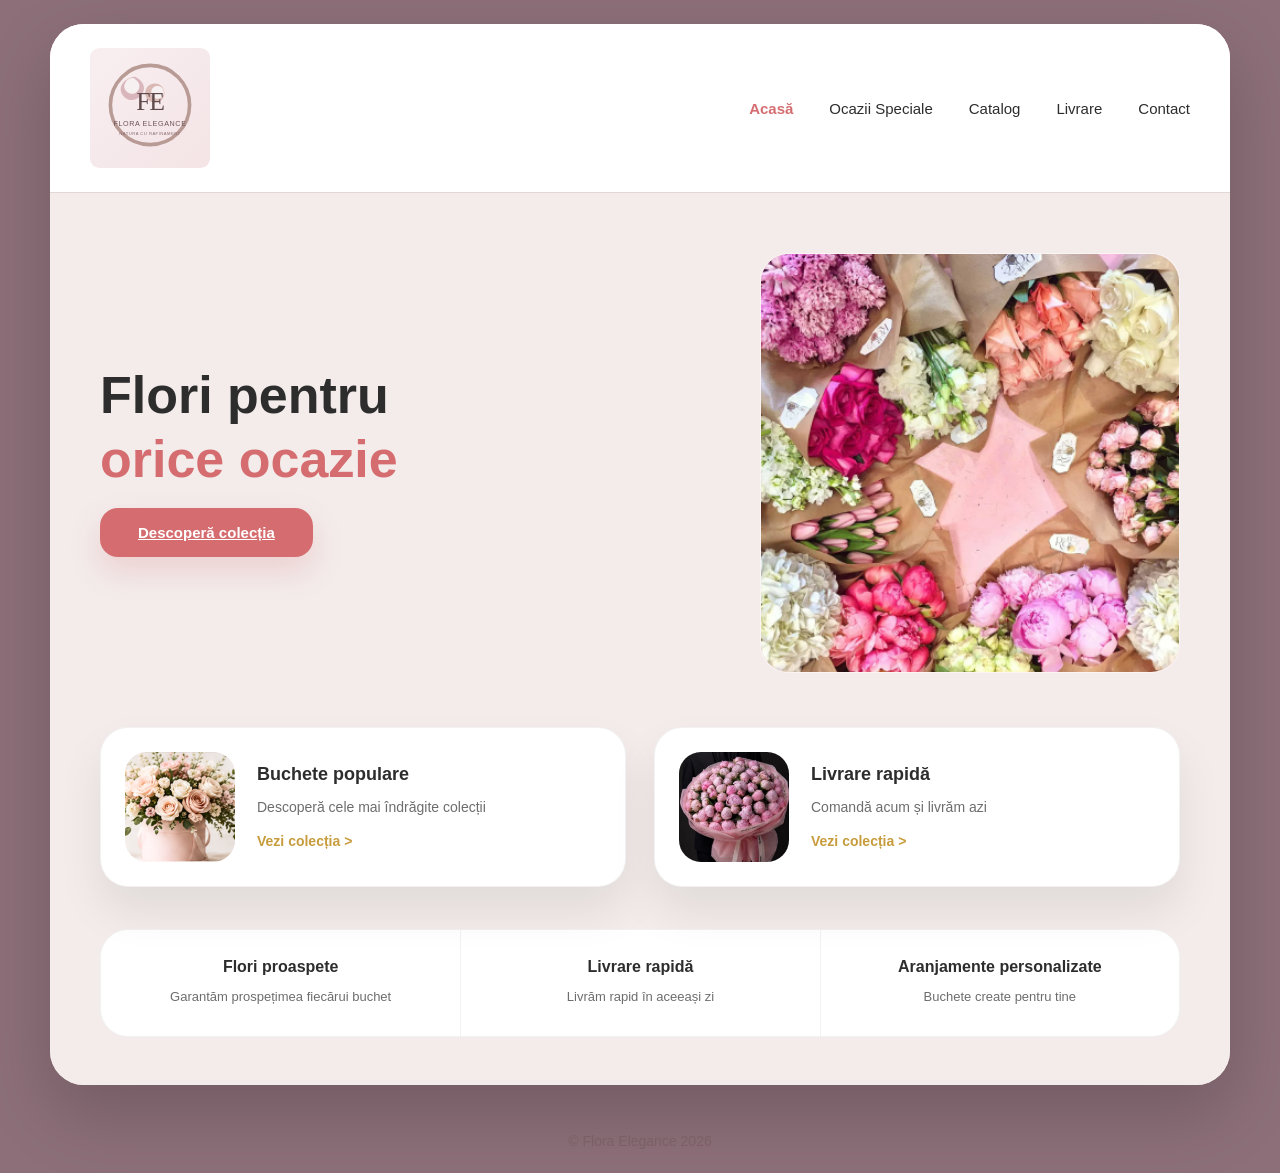
<file: index.html>
﻿<!DOCTYPE html>
<html lang="ro">
<head>
    <meta charset="UTF-8">
    <meta name="viewport" content="width=device-width, initial-scale=1.0">
    <title>Flora Elegance - Flori pentru orice ocazie</title>
    <link rel="stylesheet" href="style.css">
</head>
<body>
    <div class="page-wrapper">
        <div class="container">
            <div class="content">
                <header>
                    <div class="logo">
                        <div class="logo-image">
                            <img src="logo.svg" alt="Flora Elegance">
                        </div>
                    </div>
                    <nav>
                        <a href="index.html">Acasă</a>
                        <a href="ocazii speciale.html">Ocazii Speciale</a>
                        <a href="catalog.html">Catalog</a>
                        <a href="livrare.html">Livrare</a>
                        <a href="contact.html">Contact</a>
                    </nav>
                </header>

                <section class="hero">
                    <div class="hero-left">
                        <h1 class="hero-title">Flori pentru<span>orice ocazie</span></h1>
                        <a href="catalog.html" class="hero-button">Descoperă colecția</a>
                    </div>
                    <div class="hero-box">
                        <img src="flori1.png" alt="Flori">
                    </div>
                </section>

                <section class="cards">
                    <article class="card">
                        <div class="card-photo"><img src="flori2.png" alt="Buchet Romantic"></div>
                        <div class="card-text">
                            <h3>Buchete populare</h3>
                            <p>Descoperă cele mai îndrăgite colecții</p>
                            <a href="catalog.html">Vezi colecția</a>
                        </div>
                    </article>
                    <article class="card">
                        <div class="card-photo"><img src="flori3.png" alt="Buchet Elegant"></div>
                        <div class="card-text">
                            <h3>Livrare rapidă</h3>
                            <p>Comandă acum și livrăm azi</p>
                            <a href="catalog.html">Vezi colecția</a>
                        </div>
                    </article>
                </section>

                <section class="services">
                    <div class="service-item">
                        <h4>Flori proaspete</h4>
                        <p>Garantăm prospețimea fiecărui buchet</p>
                    </div>
                    <div class="service-item">
                        <h4>Livrare rapidă</h4>
                        <p>Livrăm rapid în aceeași zi</p>
                    </div>
                    <div class="service-item">
                        <h4>Aranjamente personalizate</h4>
                        <p>Buchete create pentru tine</p>
                    </div>
                </section>
            </div>
        </div>
    </div>
    <footer>© Flora Elegance 2026</footer>
</body>
</html>
</file>
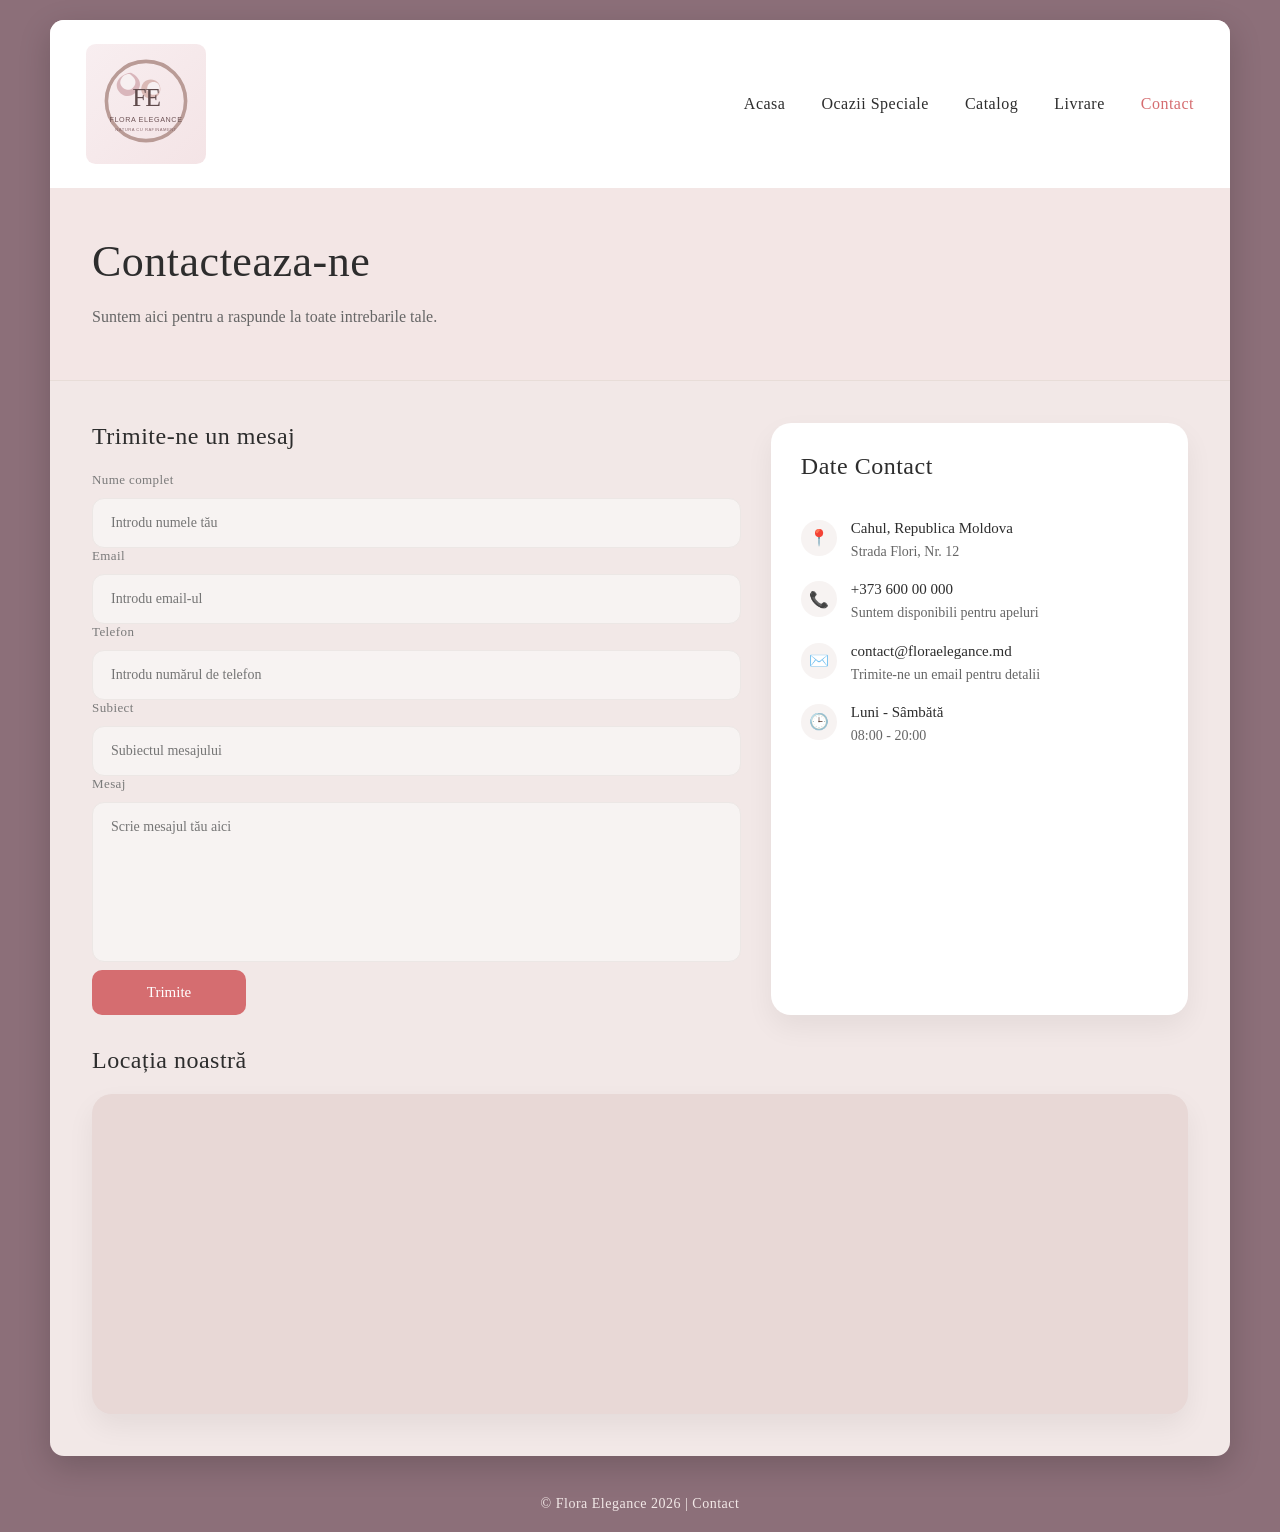
<file: contact.html>
<!DOCTYPE html>
<html lang="ro">
<head>
    <meta charset="UTF-8">
    <meta name="viewport" content="width=device-width, initial-scale=1.0">
    <title>Contact - Flora Elegance</title>
    <style>
        * {
            margin: 0;
            padding: 0;
            box-sizing: border-box;
        }

        body {
            font-family: Georgia, 'Cormorant Garamond', serif;
            background-color: #8c6f79;
            color: #2d2d2d;
        }

        .page-wrapper {
            min-height: 100vh;
            padding: 20px;
            display: flex;
            justify-content: center;
        }

        .container {
            width: 100%;
            max-width: 1180px;
            background-color: #f2e8e7;
            border-radius: 14px;
            overflow: hidden;
            box-shadow: 0 10px 32px rgba(0, 0, 0, 0.18);
        }

        .content {
            padding: 0;
        }

        .top-bar {
            background-color: white;
            display: flex;
            justify-content: space-between;
            align-items: center;
            padding: 24px 36px;
        }

        .logo-image {
            width: 120px;
            display: flex;
            align-items: center;
            justify-content: center;
        }

        .logo-image img {
            width: 100%;
            height: auto;
            object-fit: contain;
        }

        nav {
            display: flex;
            gap: 36px;
        }

        nav a {
            text-decoration: none;
            color: #2d2d2d;
            font-size: 16px;
            letter-spacing: 0.5px;
            transition: color 0.3s ease;
        }

        nav a:hover {
            color: #d56d70;
        }

        nav a.active {
            color: #d56d70;
            font-weight: 500;
        }

        .hero-section {
            background-color: #f3e6e5;
            padding: 48px 42px;
            border-bottom: 1px solid #e8ddd8;
        }

        .hero-section h1 {
            font-size: 44px;
            letter-spacing: 0.5px;
            margin-bottom: 16px;
            font-weight: normal;
        }

        .hero-section p {
            font-size: 16px;
            color: #666;
            max-width: 760px;
            line-height: 1.8;
        }

        .main-section {
            padding: 42px 42px 32px;
            display: grid;
            grid-template-columns: 1.4fr 0.9fr;
            gap: 30px;
        }

        .section-title {
            font-size: 24px;
            margin-bottom: 22px;
            letter-spacing: 0.5px;
            font-weight: normal;
            color: #2d2d2d;
        }

        .contact-card,
        .info-card,
        .map-card {
            background-color: white;
            border-radius: 20px;
            padding: 30px;
            box-shadow: 0 12px 28px rgba(0, 0, 0, 0.06);
        }

        .contact-card {
            display: flex;
            flex-direction: column;
            gap: 16px;
        }

        .form-group {
            display: flex;
            flex-direction: column;
            gap: 10px;
        }

        .form-group label {
            font-size: 13px;
            color: #7a7a7a;
            letter-spacing: 0.4px;
        }

        .form-group input,
        .form-group textarea {
            width: 100%;
            padding: 16px 18px;
            border-radius: 12px;
            border: 1px solid #ece7e5;
            background-color: #f7f3f2;
            font-size: 14px;
            color: #2d2d2d;
            font-family: Georgia, serif;
            resize: none;
        }

        .form-group textarea {
            min-height: 160px;
        }

        .submit-button {
            width: 154px;
            padding: 14px 0;
            border: none;
            border-radius: 10px;
            background-color: #d56d70;
            color: white;
            font-family: Georgia, serif;
            font-size: 15px;
            cursor: pointer;
            transition: background-color 0.3s ease;
            margin-top: 8px;
        }

        .submit-button:hover {
            background-color: #c85a5d;
        }

        .info-card {
            display: flex;
            flex-direction: column;
            gap: 18px;
        }

        .info-item {
            display: flex;
            align-items: flex-start;
            gap: 14px;
        }

        .info-item-icon {
            width: 36px;
            height: 36px;
            border-radius: 50%;
            background-color: #f7f3f2;
            display: flex;
            align-items: center;
            justify-content: center;
            color: #d56d70;
            font-size: 16px;
            flex-shrink: 0;
        }

        .info-item-text {
            display: flex;
            flex-direction: column;
            gap: 4px;
        }

        .info-item-text span:first-child {
            font-size: 15px;
            color: #2d2d2d;
            font-weight: 500;
        }

        .info-item-text span:last-child {
            font-size: 14px;
            color: #666;
            line-height: 1.6;
        }

        .map-section {
            padding: 0 42px 42px;
        }

        .map-section h2 {
            font-size: 24px;
            margin-bottom: 20px;
            letter-spacing: 0.5px;
            font-weight: normal;
        }

        .map-card {
            min-height: 260px;
            display: flex;
            align-items: center;
            justify-content: center;
            color: #8c6f79;
            font-size: 16px;
            letter-spacing: 0.5px;
            background-color: #e8d8d6;
        }

        footer {
            background-color: #8c6f79;
            color: #f2e8e7;
            text-align: center;
            padding: 20px 0;
            font-size: 14px;
            letter-spacing: 0.5px;
        }

        @media (max-width: 1024px) {
            .top-bar,
            .hero-section,
            .main-section,
            .map-section {
                padding-left: 28px;
                padding-right: 28px;
            }

            .top-bar {
                flex-direction: column;
                align-items: flex-start;
                gap: 20px;
            }

            nav {
                flex-wrap: wrap;
                gap: 18px;
            }

            .hero-section h1 {
                font-size: 36px;
            }

            .main-section {
                grid-template-columns: 1fr;
                gap: 28px;
            }
        }

        @media (max-width: 640px) {
            .page-wrapper {
                padding: 14px;
            }

            .top-bar,
            .hero-section,
            .main-section,
            .map-section {
                padding-left: 20px;
                padding-right: 20px;
            }

            .top-bar {
                align-items: center;
            }

            nav {
                gap: 14px;
                justify-content: center;
            }

            .hero-section {
                padding: 34px 0;
            }

            .hero-section h1 {
                font-size: 30px;
            }

            .section-title,
            .map-section h2 {
                font-size: 22px;
            }

            .contact-card,
            .info-card {
                padding: 24px;
            }

            .map-card {
                min-height: 180px;
            }

            .submit-button {
                width: 100%;
            }
        }
    </style>
</head>
<body>
    <div class="page-wrapper">
        <div class="container">
            <div class="content">
                <div class="top-bar">
                    <div class="logo-image">
                        <img src="logo.svg" alt="Flora Elegance">
                    </div>
                    <nav>
                        <a href="index.html">Acasa</a>
                        <a href="ocazii speciale.html">Ocazii Speciale</a>
                        <a href="catalog.html">Catalog</a>
                        <a href="livrare.html">Livrare</a>
                        <a href="contact.html" class="active">Contact</a>
                    </nav>
                </div>

                <section class="hero-section">
                    <h1>Contacteaza-ne</h1>
                    <p>Suntem aici pentru a raspunde la toate intrebarile tale.</p>
                </section>

                <section class="main-section">
                    <div>
                        <!-- MODIFICAT AICI: Am adăugat link-ul tău SheetMonkey și metoda POST -->
                        <form action="https://api.sheetmonkey.io/form/6Vz53a2dw7PqPvLnigPyJR" method="post">
                            <h2 class="section-title">Trimite-ne un mesaj</h2>
                            <div class="form-group">
                                <label for="name">Nume complet</label>
                                <!-- MODIFICAT AICI: Adăugat name="Nume" -->
                                <input type="text" id="name" name="Nume" required placeholder="Introdu numele tău">
                            </div>
                            <div class="form-group">
                                <label for="email">Email</label>
                                <!-- MODIFICAT AICI: Adăugat name="Email" -->
                                <input type="email" id="email" name="Email" required placeholder="Introdu email-ul">
                            </div>
                            <div class="form-group">
                                <label for="phone">Telefon</label>
                                <!-- MODIFICAT AICI: Adăugat name="Telefon" -->
                                <input type="tel" id="phone" name="Telefon" placeholder="Introdu numărul de telefon">
                            </div>
                            <div class="form-group">
                                <label for="subject">Subiect</label>
                                <!-- MODIFICAT AICI: Adăugat name="Subiect" -->
                                <input type="text" id="subject" name="Subiect" placeholder="Subiectul mesajului">
                            </div>
                            <div class="form-group">
                                <label for="message">Mesaj</label>
                                <!-- MODIFICAT AICI: Adăugat name="Mesaj" -->
                                <textarea id="message" name="Mesaj" required placeholder="Scrie mesajul tău aici"></textarea>
                            </div>
                            <button class="submit-button" type="submit">Trimite</button>
                        </form>
                    </div>

                    <div class="info-card">
                        <h2 class="section-title">Date Contact</h2>
                        <div class="info-item">
                            <div class="info-item-icon">📍</div>
                            <div class="info-item-text">
                                <span>Cahul, Republica Moldova</span>
                                <span>Strada Flori, Nr. 12</span>
                            </div>
                        </div>
                        <div class="info-item">
                            <div class="info-item-icon">📞</div>
                            <div class="info-item-text">
                                <span>+373 600 00 000</span>
                                <span>Suntem disponibili pentru apeluri</span>
                            </div>
                        </div>
                        <div class="info-item">
                            <div class="info-item-icon">✉️</div>
                            <div class="info-item-text">
                                <span>contact@floraelegance.md</span>
                                <span>Trimite-ne un email pentru detalii</span>
                            </div>
                        </div>
                        <div class="info-item">
                            <div class="info-item-icon">🕒</div>
                            <div class="info-item-text">
                                <span>Luni - Sâmbătă</span>
                                <span>08:00 - 20:00</span>
                            </div>
                        </div>
                    </div>
                </section>

                <section class="map-section">
                    <h2>Locația noastră</h2>
                    <div class="map-card">
                        <iframe src="https://www.google.com/maps/embed?pb=!1m18!1m12!1m3!1d2825.9781669684636!2d28.18925877622752!3d45.90478402765737!2m3!1f0!2f0!3f0!3m2!1i1024!2i768!4f13.1!3m3!1m2!1s0x40c84b45ea0fd2d9%3A0x2d1da5a7f7926d47!2sCahul%2C%20Moldova!5e0!3m2!1sro!2smd!4v1700000000000!5m2!1sro!2smd" width="100%" height="260" style="border:0; border-radius:18px;" allowfullscreen="" loading="lazy" referrerpolicy="no-referrer-when-downgrade"></iframe>
                    </div>
                </section>
            </div>
        </div>
    </div>

    <footer>
        © Flora Elegance 2026 | Contact
    </footer>
</body>
</html>
</file>
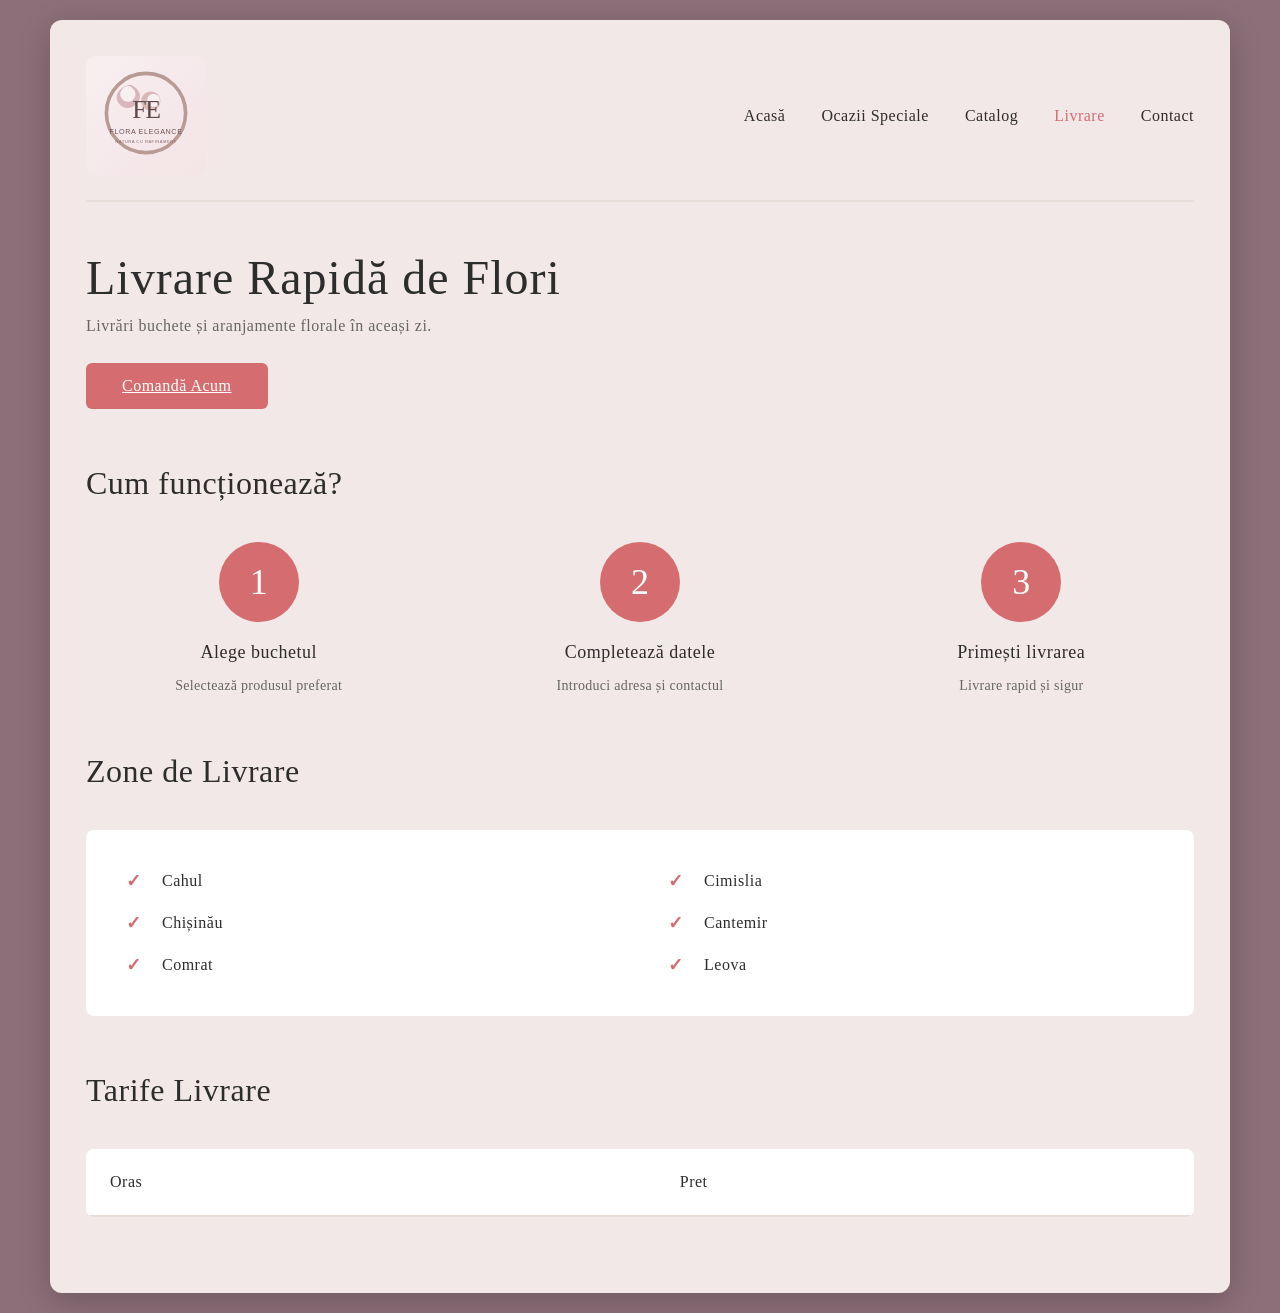
<file: livrare.html>
<!DOCTYPE html>
<html lang="ro">
<head>
    <meta charset="UTF-8">
    <meta name="viewport" content="width=device-width, initial-scale=1.0">
    <title>Livrare - Flora Elegance</title>
    <style>
        * {
            margin: 0;
            padding: 0;
            box-sizing: border-box;
        }

        body {
            font-family: Georgia, 'Cormorant Garamond', serif;
            background-color: #8c6f79;
            color: #2d2d2d;
        }

        .page-wrapper {
            background-color: #8c6f79;
            min-height: 100vh;
            padding: 20px;
            display: flex;
            justify-content: center;
        }

        .container {
            background-color: #f2e8e7;
            border-radius: 12px;
            overflow: hidden;
            max-width: 1180px;
            width: 100%;
            box-shadow: 0 8px 32px rgba(0, 0, 0, 0.2);
        }

        .content {
            padding: 36px;
        }

        header {
            display: flex;
            align-items: center;
            justify-content: space-between;
            margin-bottom: 48px;
            padding-bottom: 24px;
            border-bottom: 2px solid #e8ddd8;
        }

        .logo {
            display: flex;
            gap: 0;
            align-items: center;
        }

        .logo-image {
            width: 120px;
            height: auto;
            display: flex;
            align-items: center;
            justify-content: center;
        }

        .logo-image img {
            width: 100%;
            height: auto;
            object-fit: contain;
        }

        nav {
            display: flex;
            gap: 36px;
            align-items: center;
        }

        nav a {
            text-decoration: none;
            color: #2d2d2d;
            font-size: 16px;
            letter-spacing: 0.5px;
            transition: color 0.3s ease;
        }

        nav a:hover {
            color: #d56d70;
        }

        nav a.active {
            color: #d56d70;
            font-weight: 500;
        }

        .hero-section {
            margin-bottom: 56px;
        }

        .hero-section h1 {
            font-size: 48px;
            color: #2d2d2d;
            margin-bottom: 12px;
            letter-spacing: 1px;
            font-weight: normal;
        }

        .hero-section p {
            font-size: 16px;
            color: #666;
            margin-bottom: 28px;
            letter-spacing: 0.5px;
        }

        .btn-primary {
            padding: 14px 36px;
            background-color: #d56d70;
            color: white;
            border: none;
            border-radius: 6px;
            font-family: Georgia, serif;
            font-size: 16px;
            cursor: pointer;
            transition: background-color 0.3s ease;
            letter-spacing: 0.5px;
            display: inline-block;
        }

        .btn-primary:hover {
            background-color: #c85a5d;
        }

        .how-it-works {
            margin-bottom: 56px;
        }

        .section-title {
            font-size: 32px;
            color: #2d2d2d;
            margin-bottom: 40px;
            letter-spacing: 0.5px;
            font-weight: normal;
        }

        .steps-container {
            display: grid;
            grid-template-columns: repeat(3, 1fr);
            gap: 36px;
        }

        .step {
            display: flex;
            flex-direction: column;
            align-items: center;
            text-align: center;
        }

        .step-number {
            width: 80px;
            height: 80px;
            background-color: #d56d70;
            border-radius: 50%;
            display: flex;
            align-items: center;
            justify-content: center;
            font-size: 36px;
            color: white;
            margin-bottom: 20px;
            font-weight: 500;
        }

        .step-title {
            font-size: 18px;
            color: #2d2d2d;
            margin-bottom: 12px;
            letter-spacing: 0.5px;
            font-weight: 500;
        }

        .step-description {
            font-size: 14px;
            color: #666;
            line-height: 1.6;
            letter-spacing: 0.3px;
        }

        .delivery-zones {
            margin-bottom: 56px;
        }

        .zones-grid {
            display: grid;
            grid-template-columns: repeat(2, 1fr);
            gap: 56px;
            background-color: white;
            padding: 40px;
            border-radius: 8px;
        }

        .zone-list {
            display: flex;
            flex-direction: column;
            gap: 20px;
        }

        .zone-item {
            display: flex;
            align-items: center;
            gap: 12px;
            font-size: 16px;
            color: #2d2d2d;
            letter-spacing: 0.5px;
        }

        .zone-item::before {
            content: '✓';
            color: #d56d70;
            font-weight: bold;
            font-size: 18px;
            min-width: 24px;
        }

        .tariffs-section {
            margin-bottom: 40px;
        }

        .tariffs-table {
            width: 100%;
            background-color: white;
            border-collapse: collapse;
            border-radius: 8px;
            overflow: hidden;
        }

        .tariffs-table thead {
            background-color: white;
        }

        .tariffs-table th {
            padding: 24px;
            text-align: left;
            font-size: 16px;
            color: #2d2d2d;
            letter-spacing: 0.5px;
            font-weight: 500;
            border-bottom: 2px solid #e8ddd8;
        }

        .tariffs-table td {
            padding: 20px 24px;
            font-size: 16px;
            color: #2d2d2d;
            letter-spacing: 0.5px;
            border-bottom: 1px solid #e8ddd8;
        }

        .tariffs-table tr:last-child td {
            border-bottom: none;
        }

        .tariff-price {
            color: #d56d70;
        }

        .tariff-free {
            color: #d56d70;
        }

        footer {
            background-color: #8c6f79;
            color: #f2e8e7;
            text-align: center;
            padding: 24px;
            font-size: 14px;
            letter-spacing: 0.5px;
        }

        /* Responsive Design */
        @media (max-width: 1024px) {
            .content {
                padding: 28px;
            }

            header {
                flex-direction: column;
                gap: 20px;
                text-align: center;
            }

            nav {
                gap: 24px;
                flex-wrap: wrap;
                justify-content: center;
            }

            .hero-section h1 {
                font-size: 36px;
            }

            .steps-container {
                grid-template-columns: 1fr;
                gap: 28px;
            }

            .zones-grid {
                grid-template-columns: 1fr;
                gap: 28px;
            }
        }

        @media (max-width: 640px) {
            .content {
                padding: 20px;
            }

            header {
                margin-bottom: 28px;
                padding-bottom: 16px;
            }

            nav {
                gap: 16px;
                font-size: 14px;
            }

            .hero-section h1 {
                font-size: 28px;
                margin-bottom: 8px;
            }

            .hero-section p {
                font-size: 14px;
                margin-bottom: 20px;
            }

            .section-title {
                font-size: 24px;
                margin-bottom: 28px;
            }

            .steps-container {
                grid-template-columns: 1fr;
                gap: 24px;
            }

            .step-number {
                width: 70px;
                height: 70px;
                font-size: 28px;
            }

            .zones-grid {
                grid-template-columns: 1fr;
                gap: 20px;
                padding: 24px;
            }

            .zone-item {
                font-size: 14px;
            }

            .tariffs-table th,
            .tariffs-table td {
                padding: 16px 12px;
                font-size: 14px;
            }
        }
    </style>
</head>
<body>
    <div class="page-wrapper">
        <div class="container">
            <div class="content">
                <!-- Header -->
                <header>
                    <div class="logo">
                        <div class="logo-image">
                            <img src="logo.svg" alt="Flora Elegance">
                        </div>
                    </div>
                    <nav>
                        <a href="index.html">Acasă</a>
                        <a href="ocazii speciale.html">Ocazii Speciale</a>
                        <a href="catalog.html">Catalog</a>
                        <a href="livrare.html" class="active">Livrare</a>
                        <a href="contact.html">Contact</a>
                    </nav>
                </header>

                <!-- Hero Section -->
                <section class="hero-section">
                    <h1>Livrare Rapidă de Flori</h1>
                    <p>Livrări buchete și aranjamente florale în aceași zi.</p>
                    <a href="contact.html" class="btn-primary">Comandă Acum</a>
                </section>

                <!-- How It Works -->
                <section class="how-it-works">
                    <h2 class="section-title">Cum funcționează?</h2>
                    <div class="steps-container">
                        <div class="step">
                            <div class="step-number">1</div>
                            <div class="step-title">Alege buchetul</div>
                            <div class="step-description">Selectează produsul preferat</div>
                        </div>
                        <div class="step">
                            <div class="step-number">2</div>
                            <div class="step-title">Completează datele</div>
                            <div class="step-description">Introduci adresa și contactul</div>
                        </div>
                        <div class="step">
                            <div class="step-number">3</div>
                            <div class="step-title">Primești livrarea</div>
                            <div class="step-description">Livrare rapid și sigur</div>
                        </div>
                    </div>
                </section>

                <!-- Delivery Zones -->
                <section class="delivery-zones">
                    <h2 class="section-title">Zone de Livrare</h2>
                    <div class="zones-grid">
                        <div class="zone-list">
                            <div class="zone-item">Cahul</div>
                            <div class="zone-item">Chișinău</div>
                            <div class="zone-item">Comrat</div>
                        </div>
                        <div class="zone-list">
                            <div class="zone-item">Cimislia</div>
                            <div class="zone-item">Cantemir</div>
                            <div class="zone-item">Leova</div>
                        </div>
                    </div>
                </section>

                <!-- Tariffs -->
                <section class="tariffs-section">
                    <h2 class="section-title">Tarife Livrare</h2>
                    <table class="tariffs-table">
                        <thead>
                            <tr>
                                <th>Oras</th>
                                <th>Pret</th>
                            </tr>
                        </thead���   ;���   �  ���t;�u
9L$T��   ��t;�u9�$  ��   ��t;�u
9L$\��   ��t;�u9L$`ww����9���\$p��i������9��I���H�T$pI��H��4  D  ����9���D$p�������9����$  ���$  �D$\��D$\�9���  �9L$X�B����   �|$P�:������:��L��H���Z���H�VH�B�;��I��f��eH�%`   M��3�H�I0H�x� D  �|$P��9���W   ��9���W   �B���  ��H���D$h@  ��I��D��L���GF���D$h@  ��F��H�L$@L�D$PE��H�\$ A�����"b�����tG��H�M�H�P� D  ��YG���D$h@  ��G���D$h@  �GI��H�L$@L�D$PA��H�\$ E�΋���a�����UH��H�M�H��� D  ��?H���H�� D  ��KO��A�  �EQ��A���8R���5S���} �)R���]  �R���} �R���]  �R��A����  ��Q����R��A�@A�   ;�wA;�rE3�fF�GE��7
</file>
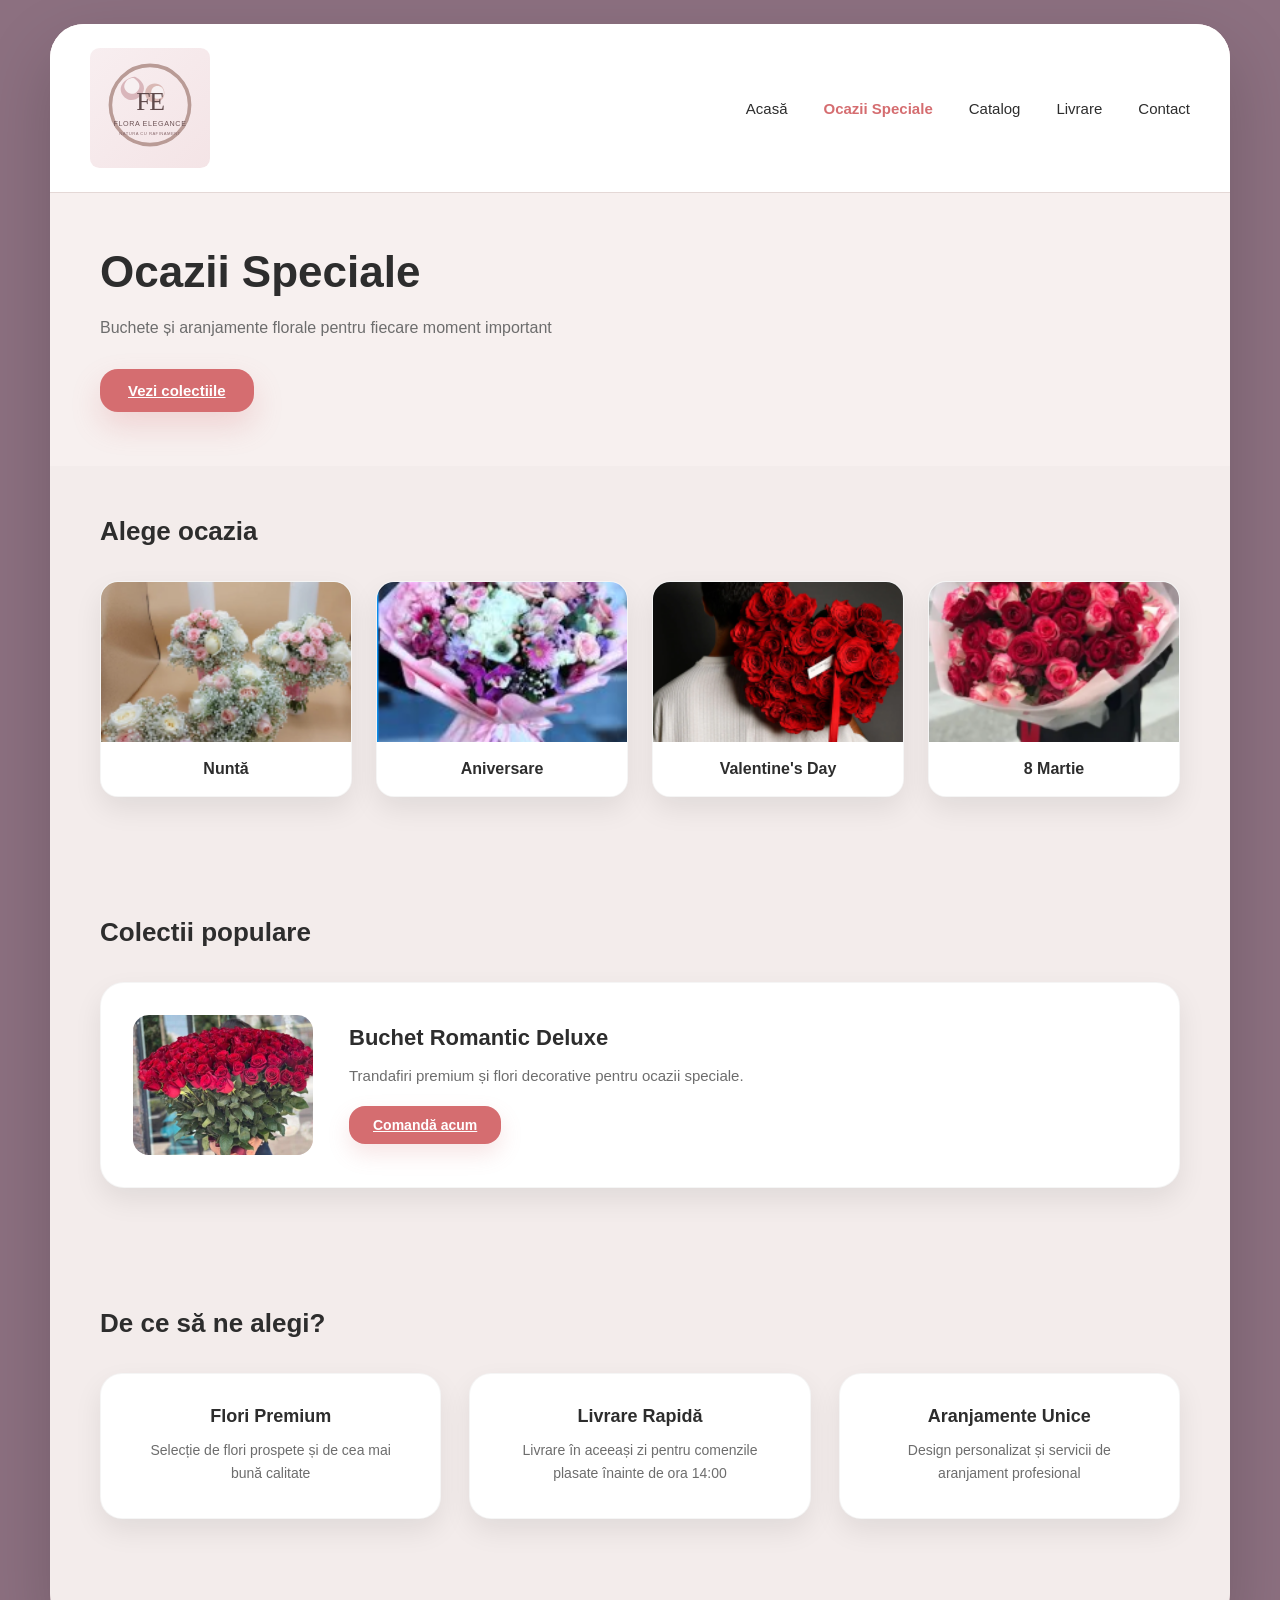
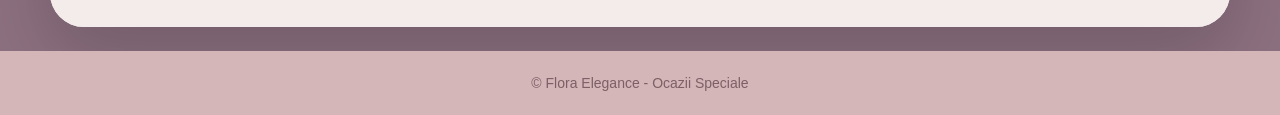
<file: ocazii speciale.html>
<!DOCTYPE html>
<html lang="ro">
<head>
    <meta charset="UTF-8">
    <meta name="viewport" content="width=device-width, initial-scale=1.0">
    <title>Ocazii Speciale - Flora Elegance</title>
    <style>
        * {
            margin: 0;
            padding: 0;
            box-sizing: border-box;
        }

        body {
            font-family: -apple-system, BlinkMacSystemFont, 'Segoe UI', Roboto, 'Helvetica Neue', Arial, sans-serif;
            background-color: #8c7080;
            color: #2d2d2d;
        }

        .page-wrapper {
            min-height: 100vh;
            padding: 24px;
        }

        .container {
            max-width: 1180px;
            margin: 0 auto;
            background-color: #f2e8e7;
            border-radius: 34px;
            box-shadow: 0 28px 70px rgba(0,0,0,0.18);
            overflow: hidden;
        }

        .content {
            background-color: #f3eceb;
            padding-bottom: 48px;
        }

        /* Header */
        header {
            background-color: #ffffff;
            display: flex;
            align-items: center;
            justify-content: space-between;
            padding: 24px 40px;
            border-bottom: 1px solid #e4d8d6;
        }

        .logo {
            display: flex;
            align-items: center;
            gap: 0;
        }

        .logo-image {
            width: 120px;
            height: auto;
            display: flex;
            align-items: center;
            justify-content: center;
        }

        .logo-image img {
            width: 100%;
            height: auto;
            object-fit: contain;
        }

        nav {
            display: flex;
            gap: 36px;
            align-items: center;
        }

        nav a {
            text-decoration: none;
            font-size: 15px;
            font-weight: 500;
            color: #2d2d2d;
            transition: color 0.25s;
        }

        nav a.active {
            color: #d56d70;
            font-weight: 700;
        }

        /* Main Section */
        .hero-section {
            padding: 54px 50px;
            background-color: #f7f0ef;
        }

        .hero-section h1 {
            font-size: 44px;
            font-weight: 700;
            margin-bottom: 18px;
            color: #2d2d2d;
        }

        .hero-section p {
            font-size: 16px;
            color: #6d6d6d;
            line-height: 1.6;
            margin-bottom: 28px;
        }

        .btn-primary {
            display: inline-flex;
            align-items: center;
            justify-content: center;
            padding: 13px 28px;
            border-radius: 18px;
            border: none;
            background-color: #d56d70;
            color: white;
            font-size: 15px;
            font-weight: 700;
            cursor: pointer;
            box-shadow: 0 14px 30px rgba(213,109,112,0.22);
            transition: transform 0.25s ease, background-color 0.25s ease;
        }

        .btn-primary:hover {
            transform: translateY(-2px);
            background-color: #bf5f63;
        }

        /* Occasions Section */
        .occasions-section {
            padding: 50px 50px 0;
        }

        .section-title {
            font-size: 26px;
            font-weight: 700;
            margin-bottom: 34px;
            color: #2d2d2d;
        }

        .occasions-grid {
            display: grid;
            grid-template-columns: repeat(4, 1fr);
            gap: 24px;
            margin-bottom: 60px;
        }

        .occasion-card {
            background-color: white;
            border-radius: 18px;
            overflow: hidden;
            box-shadow: 0 12px 28px rgba(0,0,0,0.08);
            transition: transform 0.3s ease, box-shadow 0.3s ease;
            border: 1px solid rgba(0,0,0,0.04);
        }

        .occasion-card:hover {
            transform: translateY(-4px);
            box-shadow: 0 16px 40px rgba(0,0,0,0.12);
        }

        .occasion-image {
            width: 100%;
            height: 160px;
            background-color: rgba(213,109,112,0.16);
            display: flex;
            align-items: center;
            justify-content: center;
            color: #999;
            font-size: 14px;
            overflow: hidden;
        }

        .occasion-image img {
            width: 100%;
            height: 100%;
            object-fit: cover;
        }

        .occasion-label {
            padding: 18px;
            text-align: center;
            background-color: white;
        }

        .occasion-label h3 {
            font-size: 16px;
            font-weight: 700;
            color: #2d2d2d;
        }

        /* Popular Collections Section */
        .collections-section {
            padding: 60px 50px 0;
        }

        .collection-card {
            background-color: white;
            border-radius: 24px;
            padding: 32px;
            display: flex;
            gap: 36px;
            align-items: center;
            box-shadow: 0 12px 28px rgba(0,0,0,0.08);
            border: 1px solid rgba(0,0,0,0.04);
            margin-bottom: 60px;
        }

        .collection-image {
            width: 180px;
            height: 140px;
            background-color: rgba(213,109,112,0.16);
            border-radius: 16px;
            flex-shrink: 0;
            display: flex;
            align-items: center;
            justify-content: center;
            color: #999;
            font-size: 14px;
        }

        .collection-image img {
            width: 100%;
            height: 100%;
            object-fit: cover;
            border-radius: 16px;
        }

        .collection-content {
            flex: 1;
        }

        .collection-content h3 {
            font-size: 22px;
            font-weight: 700;
            margin-bottom: 12px;
            color: #2d2d2d;
        }

        .collection-content p {
            font-size: 15px;
            color: #6d6d6d;
            line-height: 1.7;
            margin-bottom: 18px;
        }

        .btn-secondary {
            display: inline-flex;
            align-items: center;
            justify-content: center;
            padding: 11px 24px;
            border-radius: 16px;
            border: none;
            background-color: #d56d70;
            color: white;
            font-size: 14px;
            font-weight: 700;
            cursor: pointer;
            box-shadow: 0 10px 22px rgba(213,109,112,0.18);
            transition: transform 0.25s ease, background-color 0.25s ease;
        }

        .btn-secondary:hover {
            transform: translateY(-2px);
            background-color: #bf5f63;
        }

        /* Why Us Section */
        .why-us-section {
            padding: 60px 50px 0;
        }

        .why-us-grid {
            display: grid;
            grid-template-columns: repeat(3, 1fr);
            gap: 28px;
            margin-bottom: 60px;
        }

        .why-us-card {
            background-color: white;
            border-radius: 22px;
            padding: 32px;
            text-align: center;
            box-shadow: 0 12px 28px rgba(0,0,0,0.08);
            border: 1px solid rgba(0,0,0,0.04);
            transition: transform 0.3s ease;
        }

        .why-us-card:hover {
            transform: translateY(-3px);
        }

        .why-us-card h3 {
            font-size: 18px;
            font-weight: 700;
            margin-bottom: 12px;
            color: #2d2d2d;
        }

        .why-us-card p {
            font-size: 14px;
            color: #6d6d6d;
            line-height: 1.7;
        }

        /* Footer */
        footer {
            text-align: center;
            padding: 24px 0;
            color: #7c6065;
            font-size: 14px;
            background-color: #d4b5b8;
        }

        /* Responsive */
        @media (max-width: 1024px) {
            .occasions-grid {
                grid-template-columns: repeat(2, 1fr);
            }

            .why-us-grid {
                grid-template-columns: 1fr;
            }

            .collection-card {
                flex-direction: column;
            }

            .collection-image {
                width: 100%;
                height: 200px;
            }
        }

        @media (max-width: 640px) {
            .page-wrapper {
                padding: 14px;
            }

            .container {
                border-radius: 24px;
            }

            header {
                flex-direction: column;
                align-items: flex-start;
                padding: 20px;
                gap: 18px;
            }

            .hero-section {
                padding: 40px 24px;
            }

            .hero-section h1 {
                font-size: 36px;
                margin-bottom: 16px;
            }

            .occasions-section,
            .collections-section,
            .why-us-section {
                padding-left: 24px;
                padding-right: 24px;
            }

            .occasions-grid {
                grid-template-columns: 1fr;
                gap: 18px;
            }

            .why-us-grid {
                gap: 18px;
            }

            .collection-card {
                padding: 24px;
                gap: 20px;
                margin-bottom: 40px;
            }

            .collection-image {
                width: 100%;
                height: 180px;
            }
        }
    </style>
</head>
<body>
    <div class="page-wrapper">
        <div class="container">
            <div class="content">
                <!-- Header -->
                <header>
                    <div class="logo">
                        <div class="logo-image">
                            <img src="logo.svg" alt="Flora Elegance">
                        </div>
                    </div>
                    <nav>
                        <a href="index.html">Acasă</a>
                        <a href="ocazii speciale.html" class="active">Ocazii Speciale</a>
                        <a href="catalog.html">Catalog</a>
                        <a href="livrare.html">Livrare</a>
                        <a href="contact.html">Contact</a>
                    </nav>
                </header>

            
                <section class="hero-section">
                    <h1>Ocazii Speciale</h1>
                    <p>Buchete și aranjamente florale pentru fiecare moment important</p>
                    <a href="catalog.html" class="btn-primary">Vezi colectiile</a>
                </section>

             
                <section class="occasions-section">
                    <h2 class="section-title">Alege ocazia</h2>
                    <div class="occasions-grid">
                        <div class="occasion-card">
                            <div class="occasion-image">
                                <img src="flori4.png" alt="Nuntă">
                            </div>
                            <div class="occasion-label">
                                <h3>Nuntă</h3>
                            </div>
                        </div>
                        <div class="occasion-card">
                            <div class="occasion-image">
                                <img src="flori5.png" alt="Aniversare">
                            </div>
                            <div class="occasion-label">
                                <h3>Aniversare</h3>
                            </div>
                        </div>
                        <div class="occasion-card">
                            <div class="occasion-image">
                                <img src="flori6.png" alt="Valentine's Day">
                            </div>
                            <div class="occasion-label">
                                <h3>Valentine's Day</h3>
                            </div>
                        </div>
                        <div class="occasion-card">
                            <div class="occasion-image">
                                <img src="flori7.png" alt="8 Martie">
                            </div>
                            <div class="occasion-label">
                                <h3>8 Martie</h3>
                            </div>
                        </div>
                    </div>
                </section>

                <!-- Popular Collections Section -->
                <section class="collections-section">
                    <h2 class="section-title">Colectii populare</h2>
                    <div class="collection-card">
                        <div class="collection-image">
                            <img src="flori8.png" alt="Buchet Romantic Deluxe">
                        </div>
                        <div class="collection-content">
                            <h3>Buchet Romantic Deluxe</h3>
                            <p>Trandafiri premium și flori decorative pentru ocazii speciale.</p>
                            <a href="contact.html" class="btn-secondary">Comandă acum</a>
                        </div>
                    </div>
                </section>

                <!-- Why Us Section -->
                <section class="why-us-section">
                    <h2 class="section-title">De ce să ne alegi?</h2>
                    <div class="why-us-grid">
                        <div class="why-us-card">
                            <h3>Flori Premium</h3>
                            <p>Selecție de flori prospete și de cea mai bună calitate</p>
                        </div>
                        <div class="why-us-card">
                            <h3>Livrare Rapidă</h3>
                            <p>Livrare în aceeași zi pentru comenzile plasate înainte de ora 14:00</p>
                        </div>
                        <div class="why-us-card">
                            <h3>Aranjamente Unice</h3>
                            <p>Design personalizat și servicii de aranjament profesional</p>
                        </div>
                    </div>
                </section>
            </div>
        </div>
    </div>

    <!-- Footer -->
    <footer>© Flora Elegance - Ocazii Speciale</footer>
</body>
</html>
</file>
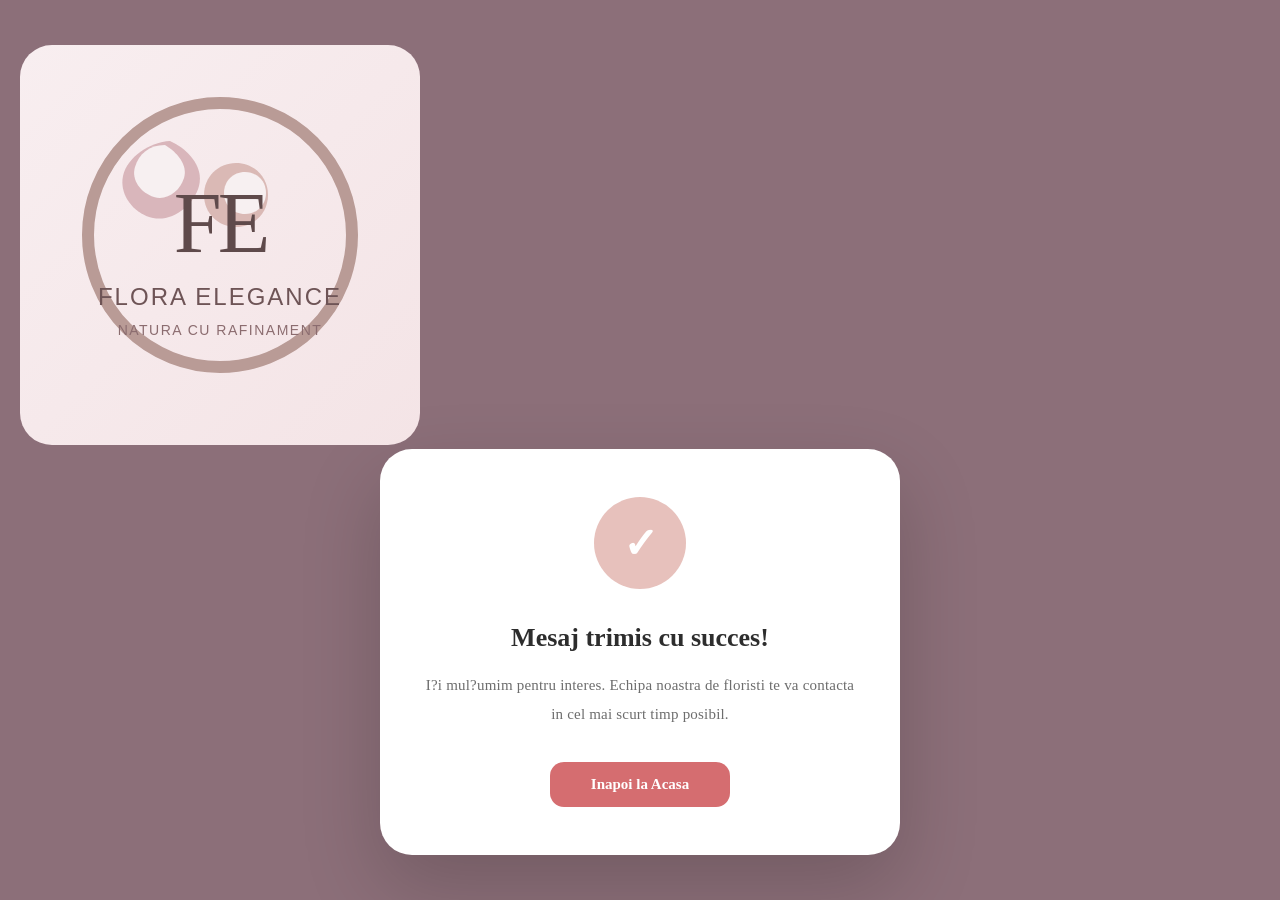
<file: succes.html>
<!DOCTYPE html>
<html lang="ro">
<head>
    <meta charset="UTF-8">
    <meta name="viewport" content="width=device-width, initial-scale=1.0">
    <title>Succes - Flora Elegance</title>
    <style>
        * {
            margin: 0;
            padding: 0;
            box-sizing: border-box;
        }

        body {
            font-family: Georgia, 'Cormorant Garamond', serif;
            background-color: #8c6f79;
            color: #2d2d2d;
            display: flex;
            align-items: center;
            justify-content: center;
            min-height: 100vh;
        }

        .page-wrapper {
            width: 100%;
            padding: 20px;
        }

        .card {
            max-width: 520px;
            margin: 0 auto;
            background-color: white;
            border-radius: 32px;
            padding: 48px 42px;
            box-shadow: 0 32px 80px rgba(0, 0, 0, 0.18);
            text-align: center;
        }

        .icon-circle {
            width: 92px;
            height: 92px;
            border-radius: 50%;
            background-color: #e7c1bc;
            display: flex;
            align-items: center;
            justify-content: center;
            margin: 0 auto 34px;
        }

        .icon-circle::before {
            content: '✓';
            color: white;
            font-size: 42px;
            font-weight: 700;
        }

        .status-title {
            font-size: 26px;
            color: #2d2d2d;
            font-weight: 700;
            margin-bottom: 18px;
        }

        .status-subtitle {
            font-size: 15px;
            color: #6d6d6d;
            line-height: 1.9;
            margin-bottom: 34px;
            letter-spacing: 0.2px;
        }

        .status-subtitle strong {
            color: #2d2d2d;
        }

        .home-button {
            display: inline-flex;
            align-items: center;
            justify-content: center;
            width: 180px;
            padding: 14px 0;
            border-radius: 14px;
            border: none;
            background-color: #d56d70;
            color: white;
            font-size: 15px;
            font-weight: 700;
            text-decoration: none;
            transition: background-color 0.25s ease, transform 0.25s ease;
        }

        .home-button:hover {
            background-color: #bf5f63;
            transform: translateY(-2px);
        }

        @media (max-width: 640px) {
            body {
                padding: 14px;
            }

            .card {
                padding: 32px 24px;
                border-radius: 28px;
            }

            .icon-circle {
                width: 78px;
                height: 78px;
                margin-bottom: 28px;
            }

            .status-title {
                font-size: 22px;
                margin-bottom: 14px;
            }

            .status-subtitle {
                font-size: 14px;
                margin-bottom: 28px;
            }

            .home-button {
                width: 100%;
            }
        }
    </style>
</head>
<body>
    <div class="page-wrapper">
        <header class="success-header">
            <div class="logo-image">
                <img src="logo.svg" alt="Flora Elegance">
            </div>
        </header>
        <div class="card">
            <div class="icon-circle"></div>
            <div class="status-title">Mesaj trimis cu succes!</div>
            <div class="status-subtitle">I?i mul?umim pentru interes. Echipa noastra de floristi te va contacta in cel mai scurt timp posibil.</div>
            <a href="index.html" class="home-button">Inapoi la Acasa</a>
        </div>
    </div>
</body>
</html>
</file>
<file: style.css>
* {
    margin: 0;
    padding: 0;
    box-sizing: border-box;
}

body {
    font-family: -apple-system, BlinkMacSystemFont, 'Segoe UI', Roboto, 'Helvetica Neue', Arial, sans-serif;
    background-color: #8c6f79;
    color: #2d2d2d;
}

.page-wrapper {
    min-height: 100vh;
    padding: 24px;
}

.container {
    max-width: 1180px;
    margin: 0 auto;
    background-color: #f2e8e7;
    border-radius: 34px;
    box-shadow: 0 28px 70px rgba(0,0,0,0.18);
    overflow: hidden;
}

.content {
    background-color: #f3eceb;
    padding-bottom: 48px;
}

header {
    background-color: #ffffff;
    display: flex;
    align-items: center;
    justify-content: space-between;
    padding: 24px 40px;
    border-bottom: 1px solid #e4d8d6;
}

.logo {
    display: flex;
    align-items: center;
    gap: 0;
}

.logo-image {
    width: 120px;
    height: auto;
    display: flex;
    align-items: center;
    justify-content: center;
}

.logo-image img {
    width: 100%;
    height: auto;
    object-fit: contain;
}

nav {
    display: flex;
    gap: 36px;
    align-items: center;
}

nav a {
    text-decoration: none;
    font-size: 15px;
    font-weight: 500;
    color: #2d2d2d;
    transition: color 0.25s;
}

nav a:first-child {
    color: #d56d70;
    font-weight: 700;
}

.hero {
    display: flex;
    justify-content: space-between;
    align-items: center;
    gap: 36px;
    padding: 60px 50px 0;
}

.hero-left {
    max-width: 520px;
}

.hero-title {
    font-size: 52px;
    line-height: 1.02;
    font-weight: 700;
    margin-bottom: 22px;
}

.hero-title span {
    display: block;
    color: #d56d70;
    margin-top: 10px;
}

.hero-button {
    display: inline-flex;
    align-items: center;
    justify-content: center;
    padding: 16px 38px;
    border-radius: 18px;
    border: none;
    background-color: #d56d70;
    color: white;
    font-size: 15px;
    font-weight: 700;
    cursor: pointer;
    box-shadow: 0 14px 30px rgba(213,109,112,0.22);
    transition: transform 0.25s ease, background-color 0.25s ease;
}

.hero-button:hover {
    transform: translateY(-2px);
    background-color: #bf5f63;
}

.hero-box {
    width: 420px;
    height: 420px;
    border-radius: 28px;
    background-color: rgba(213,109,112,0.18);
    border: 1px solid rgba(255,255,255,0.72);
}

.hero-box img {
    width: 100%;
    height: 100%;
    object-fit: cover;
    display: block;
    border-radius: 28px;
}

.cards {
    display: grid;
    grid-template-columns: 1fr 1fr;
    gap: 28px;
    padding: 54px 50px 0;
}

.card {
    display: flex;
    align-items: center;
    gap: 22px;
    background-color: white;
    border-radius: 28px;
    padding: 24px;
    box-shadow: 0 24px 45px rgba(0,0,0,0.08);
    border: 1px solid rgba(0,0,0,0.05);
}

.card-photo {
    width: 110px;
    height: 110px;
    border-radius: 22px;
    background-color: rgba(213,109,112,0.16);
    flex-shrink: 0;
}

.card-photo img {
    width: 100%;
    height: 100%;
    object-fit: cover;
    display: block;
    border-radius: 22px;
}

.card-text {
    flex: 1;
}

.card-text h3 {
    font-size: 18px;
    margin-bottom: 10px;
    color: #2d2d2d;
    font-weight: 700;
}

.card-text p {
    font-size: 14px;
    color: #6d6d6d;
    line-height: 1.75;
    margin-bottom: 12px;
}

.card-text a {
    text-decoration: none;
    color: #c79c3c;
    font-size: 14px;
    font-weight: 700;
}

.card-text a::after {
    content: ' >';
}

.services {
    margin: 42px 50px 0;
    background-color: white;
    border-radius: 28px;
    display: grid;
    grid-template-columns: repeat(3, minmax(0, 1fr));
    border: 1px solid rgba(0,0,0,0.05);
}

.service-item {
    padding: 28px 24px;
    text-align: center;
    border-left: 1px solid rgba(0,0,0,0.05);
}

.service-item:first-child {
    border-left: none;
}

.service-item h4 {
    font-size: 16px;
    font-weight: 700;
    margin-bottom: 10px;
    color: #2d2d2d;
}

.service-item p {
    font-size: 13px;
    color: #6d6d6d;
    line-height: 1.7;
}

footer {
    text-align: center;
    padding: 24px 0;
    color: #7c6065;
    font-size: 14px;
}

@media (max-width: 1024px) {
    .hero {
        flex-direction: column-reverse;
        align-items: center;
        text-align: center;
    }

    .hero-box {
        width: 100%;
        max-width: 520px;
        height: 340px;
    }

    .cards {
        grid-template-columns: 1fr;
    }

    .services {
        grid-template-columns: 1fr;
    }

    .service-item {
        border-left: none;
        border-top: 1px solid rgba(0,0,0,0.05);
    }

    .service-item:first-child {
        border-top: none;
    }
}

@media (max-width: 640px) {
    .page-wrapper {
        padding: 14px;
    }

    .container {
        border-radius: 24px;
    }

    header {
        flex-direction: column;
        align-items: flex-start;
        padding: 20px;
        gap: 18px;
    }

    .hero {
        padding: 40px 24px 0;
    }

    .hero-title {
        font-size: 42px;
    }

    .hero-button {
        margin-top: 28px;
    }

    .hero-box {
        height: 280px;
        border-radius: 26px;
    }

    .cards {
        padding: 34px 24px 0;
        gap: 20px;
    }

    .card {
        padding: 22px;
    }

    .card-photo {
        width: 100%;
        height: 200px;
        border-radius: 24px;
    }

    .services {
        margin: 30px 24px 0;
        padding-bottom: 20px;
    }

    .service-item {
        padding: 20px 0;
    }
}
</file>
